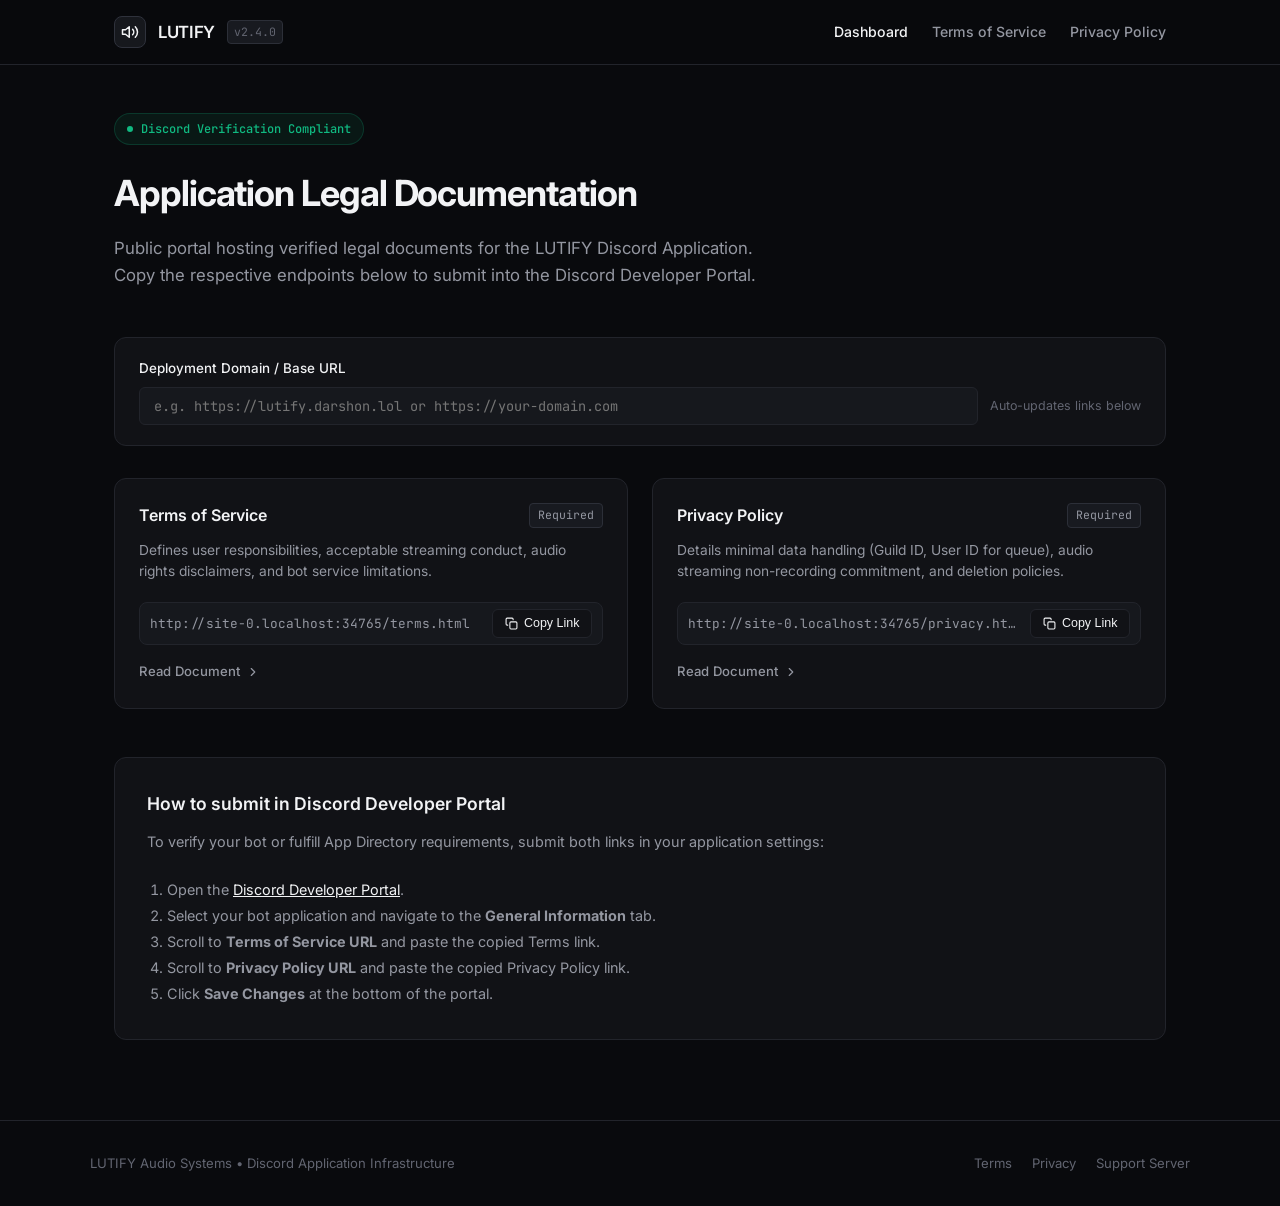
<file: index.html>
<!DOCTYPE html>
<html lang="en">
<head>
  <meta charset="UTF-8">
  <meta name="viewport" content="width=device-width, initial-scale=1.0">
  <title>LUTIFY — Legal & Discord Verification Dashboard</title>
  <meta name="description" content="Official Terms of Service and Privacy Policy documentation for LUTIFY Discord Application.">
  <link rel="stylesheet" href="style.css">
</head>
<body>

  <!-- Navigation -->
  <header class="header">
    <div class="header-container">
      <a href="index.html" class="brand">
        <div class="brand-logo">
          <svg width="18" height="18" viewBox="0 0 24 24" fill="none" stroke="currentColor" stroke-width="2" stroke-linecap="round" stroke-linejoin="round">
            <polygon points="11 5 6 9 2 9 2 15 6 15 11 19 11 5"></polygon>
            <path d="M15.54 8.46a5 5 0 0 1 0 7.07"></path>
            <path d="M19.07 4.93a10 10 0 0 1 0 14.14"></path>
          </svg>
        </div>
        <span class="brand-text">LUTIFY</span>
        <span class="brand-tag">v2.4.0</span>
      </a>

      <nav class="nav-links">
        <a href="index.html" class="nav-link active">Dashboard</a>
        <a href="terms.html" class="nav-link">Terms of Service</a>
        <a href="privacy.html" class="nav-link">Privacy Policy</a>
      </nav>
    </div>
  </header>

  <!-- Main Content -->
  <main class="main-wrapper">
    <section class="hero-section">
      <div class="status-badge">
        <span class="status-dot"></span>
        <span>Discord Verification Compliant</span>
      </div>
      <h1 class="page-title">Application Legal Documentation</h1>
      <p class="page-description">
        Public portal hosting verified legal documents for the LUTIFY Discord Application. Copy the respective endpoints below to submit into the Discord Developer Portal.
      </p>
    </section>

    <!-- Custom Domain Configuration Box -->
    <div style="background: var(--bg-surface); border: 1px solid var(--border-subtle); border-radius: 12px; padding: 1.25rem 1.5rem; margin-bottom: 2rem;">
      <div style="display: flex; flex-direction: column; gap: 0.5rem;">
        <label for="custom-domain-input" style="font-size: 0.84rem; font-weight: 500; color: var(--text-primary);">
          Deployment Domain / Base URL
        </label>
        <div style="display: flex; align-items: center; gap: 0.75rem;">
          <input 
            type="text" 
            id="custom-domain-input" 
            placeholder="e.g. https://lutify.darshon.lol or https://your-domain.com" 
            style="flex: 1; background: var(--bg-surface-elevated); border: 1px solid var(--border-subtle); border-radius: 6px; padding: 0.55rem 0.85rem; color: var(--text-primary); font-family: var(--font-mono); font-size: 0.85rem; outline: none;"
          >
          <span style="font-size: 0.78rem; color: var(--text-muted); white-space: nowrap;">Auto-updates links below</span>
        </div>
      </div>
    </div>

    <!-- 2 Verification Links Cards -->
    <div class="url-cards-grid">
      
      <!-- Card 1: Terms of Service -->
      <div class="url-card">
        <div class="url-card-header">
          <h2 class="url-card-title">Terms of Service</h2>
          <span class="url-card-badge">Required</span>
        </div>
        <p class="url-card-desc">
          Defines user responsibilities, acceptable streaming conduct, audio rights disclaimers, and bot service limitations.
        </p>
        <div class="url-box">
          <input type="text" id="terms-url-input" class="url-input" readonly value="">
          <button class="copy-btn" onclick="copyUrl('terms-url-input', this)">
            <svg width="13" height="13" viewBox="0 0 24 24" fill="none" stroke="currentColor" stroke-width="2" stroke-linecap="round" stroke-linejoin="round">
              <rect x="9" y="9" width="13" height="13" rx="2" ry="2"></rect>
              <path d="M5 15H4a2 2 0 0 1-2-2V4a2 2 0 0 1 2-2h9a2 2 0 0 1 2 2v1"></path>
            </svg>
            Copy Link
          </button>
        </div>
        <a href="terms.html" class="view-btn">
          <span>Read Document</span>
          <svg width="14" height="14" viewBox="0 0 24 24" fill="none" stroke="currentColor" stroke-width="2" stroke-linecap="round" stroke-linejoin="round">
            <polyline points="9 18 15 12 9 6"></polyline>
          </svg>
        </a>
      </div>

      <!-- Card 2: Privacy Policy -->
      <div class="url-card">
        <div class="url-card-header">
          <h2 class="url-card-title">Privacy Policy</h2>
          <span class="url-card-badge">Required</span>
        </div>
        <p class="url-card-desc">
          Details minimal data handling (Guild ID, User ID for queue), audio streaming non-recording commitment, and deletion policies.
        </p>
        <div class="url-box">
          <input type="text" id="privacy-url-input" class="url-input" readonly value="">
          <button class="copy-btn" onclick="copyUrl('privacy-url-input', this)">
            <svg width="13" height="13" viewBox="0 0 24 24" fill="none" stroke="currentColor" stroke-width="2" stroke-linecap="round" stroke-linejoin="round">
              <rect x="9" y="9" width="13" height="13" rx="2" ry="2"></rect>
              <path d="M5 15H4a2 2 0 0 1-2-2V4a2 2 0 0 1 2-2h9a2 2 0 0 1 2 2v1"></path>
            </svg>
            Copy Link
          </button>
        </div>
        <a href="privacy.html" class="view-btn">
          <span>Read Document</span>
          <svg width="14" height="14" viewBox="0 0 24 24" fill="none" stroke="currentColor" stroke-width="2" stroke-linecap="round" stroke-linejoin="round">
            <polyline points="9 18 15 12 9 6"></polyline>
          </svg>
        </a>
      </div>

    </div>

    <!-- Verification Guidelines Section -->
    <div style="background: var(--bg-surface); border: 1px solid var(--border-subtle); border-radius: 12px; padding: 2rem;">
      <h3 style="font-size: 1.1rem; font-weight: 600; margin-bottom: 0.75rem; color: var(--text-primary);">
        How to submit in Discord Developer Portal
      </h3>
      <p style="color: var(--text-secondary); font-size: 0.9rem; margin-bottom: 1.5rem; line-height: 1.6;">
        To verify your bot or fulfill App Directory requirements, submit both links in your application settings:
      </p>

      <ol style="color: var(--text-secondary); font-size: 0.9rem; line-height: 1.8; padding-left: 1.25rem;">
        <li>Open the <a href="https://discord.com/developers/applications" target="_blank" style="color: var(--text-primary); text-decoration: underline;">Discord Developer Portal</a>.</li>
        <li>Select your bot application and navigate to the <strong>General Information</strong> tab.</li>
        <li>Scroll to <strong>Terms of Service URL</strong> and paste the copied Terms link.</li>
        <li>Scroll to <strong>Privacy Policy URL</strong> and paste the copied Privacy Policy link.</li>
        <li>Click <strong>Save Changes</strong> at the bottom of the portal.</li>
      </ol>
    </div>

  </main>

  <!-- Toast Notification Container -->
  <div class="toast-container">
    <div id="toast" class="toast">
      <svg width="16" height="16" viewBox="0 0 24 24" fill="none" stroke="var(--success)" stroke-width="2.5" stroke-linecap="round" stroke-linejoin="round">
        <path d="M22 11.08V12a10 10 0 1 1-5.93-9.14"></path>
        <polyline points="22 4 12 14.01 9 11.01"></polyline>
      </svg>
      <span id="toast-message">Copied to clipboard</span>
    </div>
  </div>

  <!-- Footer -->
  <footer class="footer">
    <div class="footer-content">
      <span>LUTIFY Audio Systems &bull; Discord Application Infrastructure</span>
      <div class="footer-links">
        <a href="terms.html" class="footer-link">Terms</a>
        <a href="privacy.html" class="footer-link">Privacy</a>
        <a href="https://discord.gg/B6tjpYqxyb" target="_blank" class="footer-link">Support Server</a>
      </div>
    </div>
  </footer>

  <script src="app.js"></script>
</body>
</html>
</file>
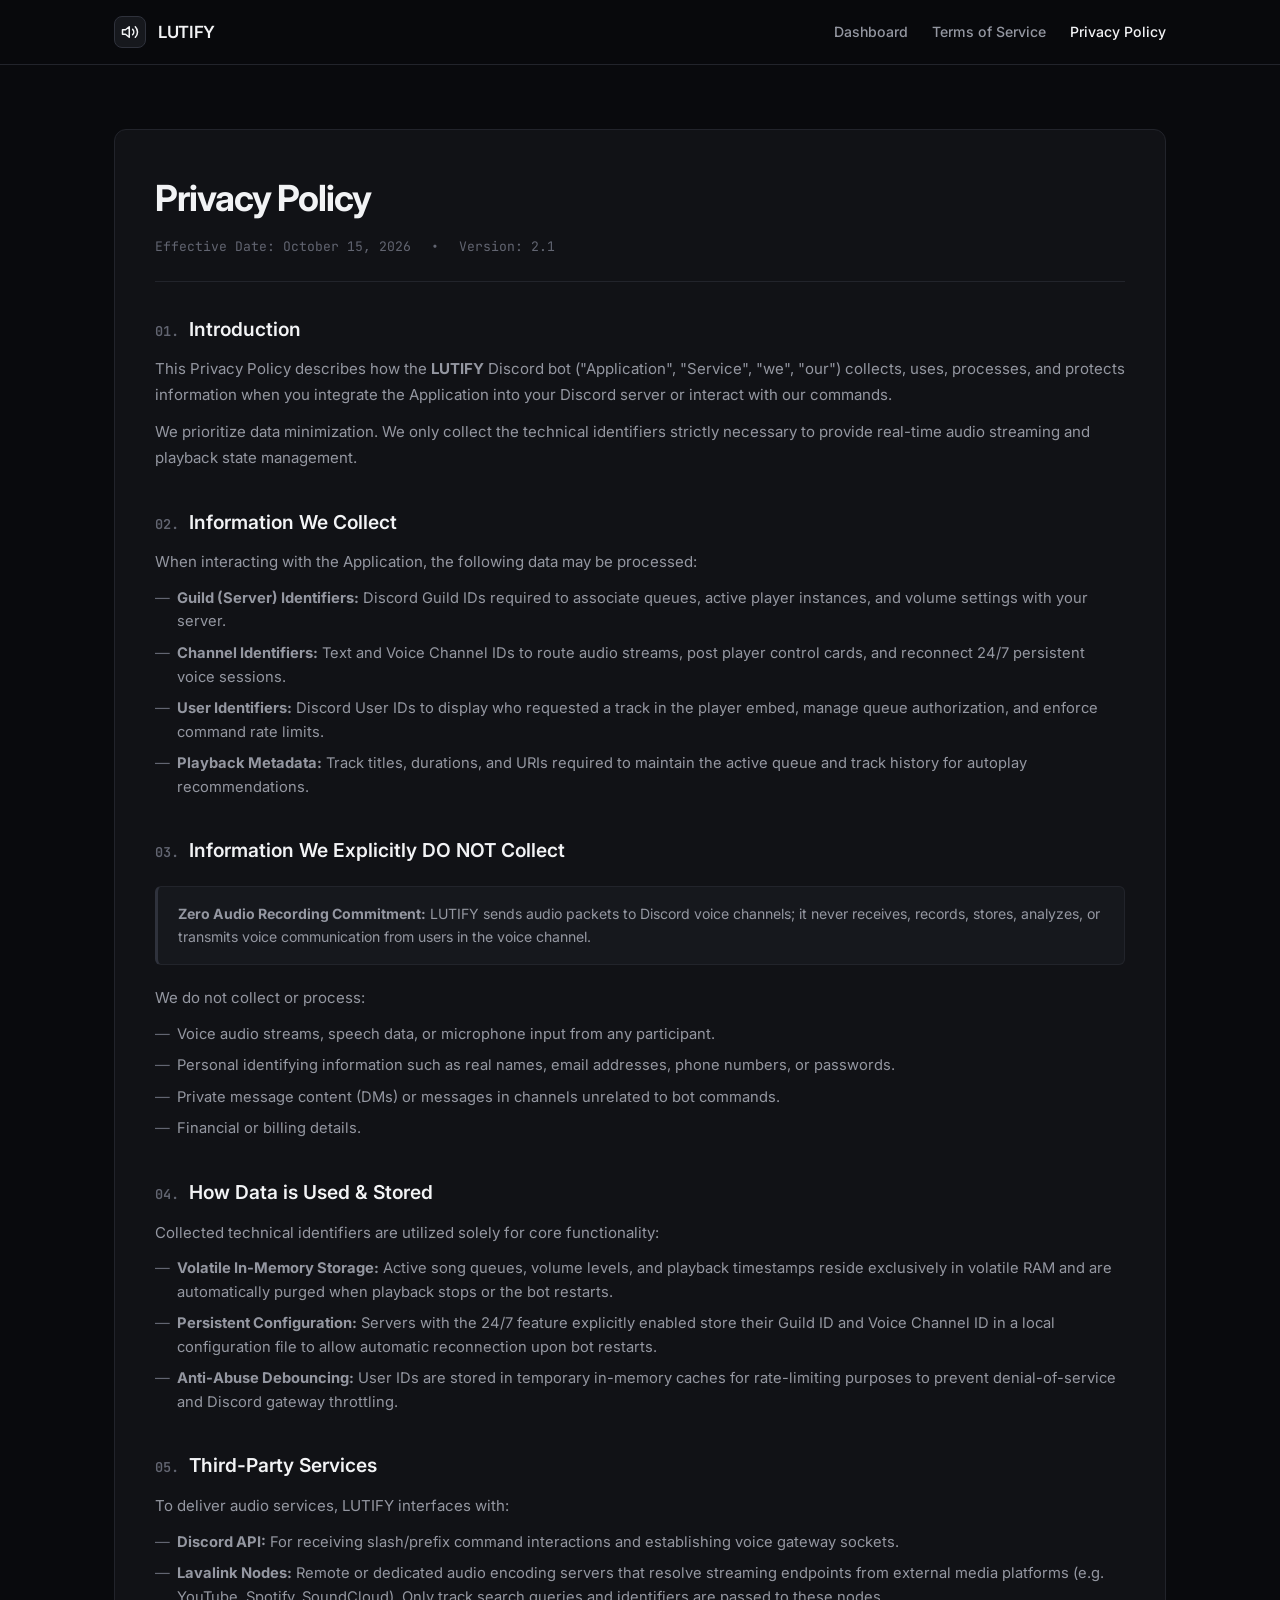
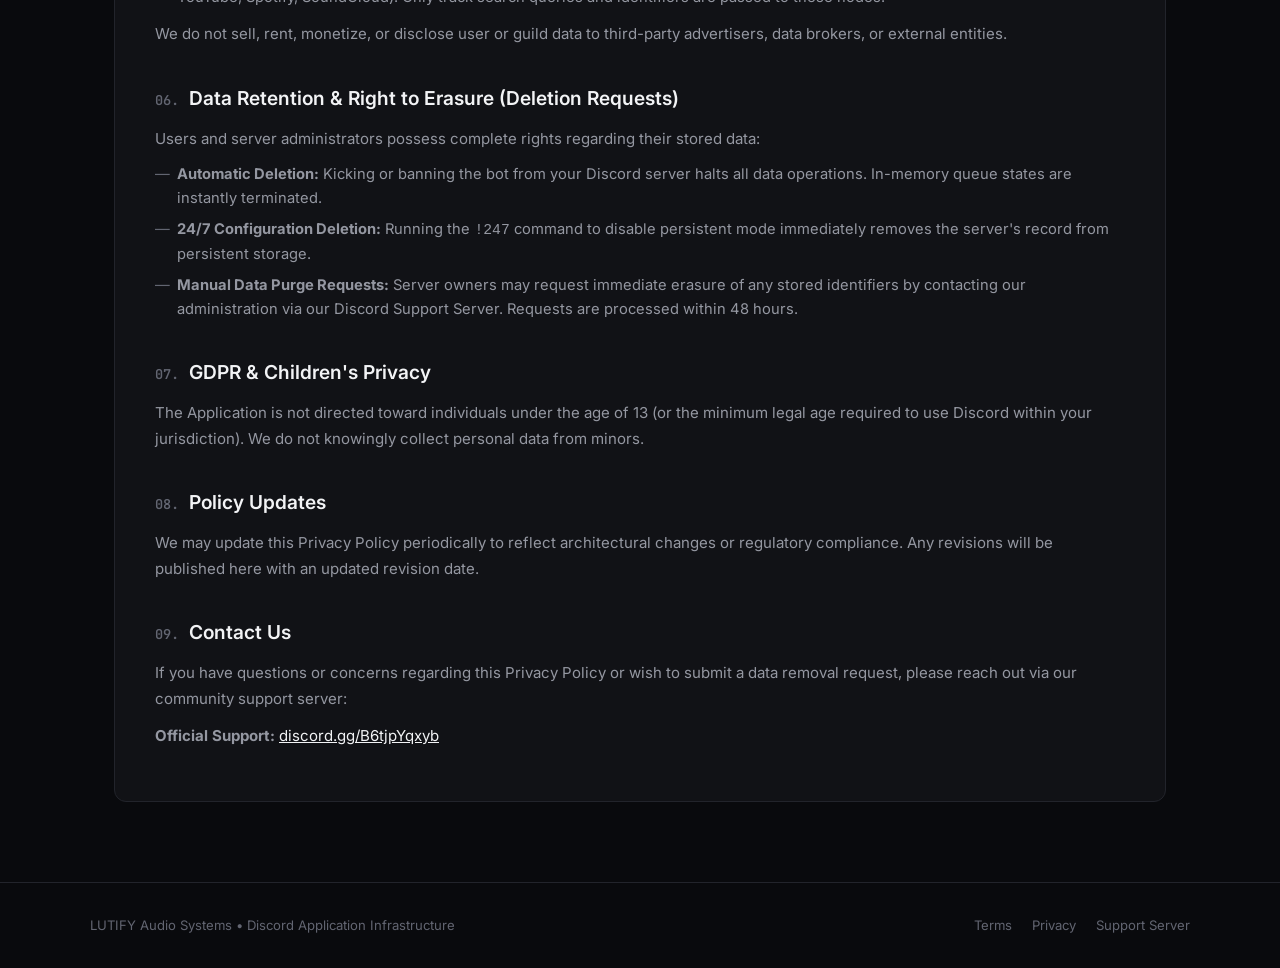
<file: privacy.html>
<!DOCTYPE html>
<html lang="en">
<head>
  <meta charset="UTF-8">
  <meta name="viewport" content="width=device-width, initial-scale=1.0">
  <title>Privacy Policy — LUTIFY Discord Application</title>
  <meta name="description" content="Privacy Policy detailing data collection, processing, and retention practices for LUTIFY Discord Application.">
  <link rel="stylesheet" href="style.css">
</head>
<body>

  <!-- Navigation -->
  <header class="header">
    <div class="header-container">
      <a href="index.html" class="brand">
        <div class="brand-logo">
          <svg width="18" height="18" viewBox="0 0 24 24" fill="none" stroke="currentColor" stroke-width="2" stroke-linecap="round" stroke-linejoin="round">
            <polygon points="11 5 6 9 2 9 2 15 6 15 11 19 11 5"></polygon>
            <path d="M15.54 8.46a5 5 0 0 1 0 7.07"></path>
            <path d="M19.07 4.93a10 10 0 0 1 0 14.14"></path>
          </svg>
        </div>
        <span class="brand-text">LUTIFY</span>
      </a>

      <nav class="nav-links">
        <a href="index.html" class="nav-link">Dashboard</a>
        <a href="terms.html" class="nav-link">Terms of Service</a>
        <a href="privacy.html" class="nav-link active">Privacy Policy</a>
      </nav>
    </div>
  </header>

  <!-- Legal Body -->
  <main class="main-wrapper">
    <article class="legal-container">
      <header class="legal-header">
        <h1 class="page-title" style="margin-bottom: 0.5rem;">Privacy Policy</h1>
        <div class="legal-meta">
          <span>Effective Date: October 15, 2026</span>
          <span>&bull;</span>
          <span>Version: 2.1</span>
        </div>
      </header>

      <section class="legal-section">
        <h2 class="legal-h2"><span class="legal-h2-number">01.</span> Introduction</h2>
        <p class="legal-p">
          This Privacy Policy describes how the <strong>LUTIFY</strong> Discord bot ("Application", "Service", "we", "our") collects, uses, processes, and protects information when you integrate the Application into your Discord server or interact with our commands.
        </p>
        <p class="legal-p">
          We prioritize data minimization. We only collect the technical identifiers strictly necessary to provide real-time audio streaming and playback state management.
        </p>
      </section>

      <section class="legal-section">
        <h2 class="legal-h2"><span class="legal-h2-number">02.</span> Information We Collect</h2>
        <p class="legal-p">
          When interacting with the Application, the following data may be processed:
        </p>
        <ul class="legal-list">
          <li><strong>Guild (Server) Identifiers:</strong> Discord Guild IDs required to associate queues, active player instances, and volume settings with your server.</li>
          <li><strong>Channel Identifiers:</strong> Text and Voice Channel IDs to route audio streams, post player control cards, and reconnect 24/7 persistent voice sessions.</li>
          <li><strong>User Identifiers:</strong> Discord User IDs to display who requested a track in the player embed, manage queue authorization, and enforce command rate limits.</li>
          <li><strong>Playback Metadata:</strong> Track titles, durations, and URIs required to maintain the active queue and track history for autoplay recommendations.</li>
        </ul>
      </section>

      <section class="legal-section">
        <h2 class="legal-h2"><span class="legal-h2-number">03.</span> Information We Explicitly DO NOT Collect</h2>
        <div class="callout">
          <p>
            <strong>Zero Audio Recording Commitment:</strong> LUTIFY sends audio packets to Discord voice channels; it never receives, records, stores, analyzes, or transmits voice communication from users in the voice channel.
          </p>
        </div>
        <p class="legal-p">
          We do not collect or process:
        </p>
        <ul class="legal-list">
          <li>Voice audio streams, speech data, or microphone input from any participant.</li>
          <li>Personal identifying information such as real names, email addresses, phone numbers, or passwords.</li>
          <li>Private message content (DMs) or messages in channels unrelated to bot commands.</li>
          <li>Financial or billing details.</li>
        </ul>
      </section>

      <section class="legal-section">
        <h2 class="legal-h2"><span class="legal-h2-number">04.</span> How Data is Used & Stored</h2>
        <p class="legal-p">
          Collected technical identifiers are utilized solely for core functionality:
        </p>
        <ul class="legal-list">
          <li><strong>Volatile In-Memory Storage:</strong> Active song queues, volume levels, and playback timestamps reside exclusively in volatile RAM and are automatically purged when playback stops or the bot restarts.</li>
          <li><strong>Persistent Configuration:</strong> Servers with the 24/7 feature explicitly enabled store their Guild ID and Voice Channel ID in a local configuration file to allow automatic reconnection upon bot restarts.</li>
          <li><strong>Anti-Abuse Debouncing:</strong> User IDs are stored in temporary in-memory caches for rate-limiting purposes to prevent denial-of-service and Discord gateway throttling.</li>
        </ul>
      </section>

      <section class="legal-section">
        <h2 class="legal-h2"><span class="legal-h2-number">05.</span> Third-Party Services</h2>
        <p class="legal-p">
          To deliver audio services, LUTIFY interfaces with:
        </p>
        <ul class="legal-list">
          <li><strong>Discord API:</strong> For receiving slash/prefix command interactions and establishing voice gateway sockets.</li>
          <li><strong>Lavalink Nodes:</strong> Remote or dedicated audio encoding servers that resolve streaming endpoints from external media platforms (e.g. YouTube, Spotify, SoundCloud). Only track search queries and identifiers are passed to these nodes.</li>
        </ul>
        <p class="legal-p">
          We do not sell, rent, monetize, or disclose user or guild data to third-party advertisers, data brokers, or external entities.
        </p>
      </section>

      <section class="legal-section">
        <h2 class="legal-h2"><span class="legal-h2-number">06.</span> Data Retention & Right to Erasure (Deletion Requests)</h2>
        <p class="legal-p">
          Users and server administrators possess complete rights regarding their stored data:
        </p>
        <ul class="legal-list">
          <li><strong>Automatic Deletion:</strong> Kicking or banning the bot from your Discord server halts all data operations. In-memory queue states are instantly terminated.</li>
          <li><strong>24/7 Configuration Deletion:</strong> Running the <code>!247</code> command to disable persistent mode immediately removes the server's record from persistent storage.</li>
          <li><strong>Manual Data Purge Requests:</strong> Server owners may request immediate erasure of any stored identifiers by contacting our administration via our Discord Support Server. Requests are processed within 48 hours.</li>
        </ul>
      </section>

      <section class="legal-section">
        <h2 class="legal-h2"><span class="legal-h2-number">07.</span> GDPR & Children's Privacy</h2>
        <p class="legal-p">
          The Application is not directed toward individuals under the age of 13 (or the minimum legal age required to use Discord within your jurisdiction). We do not knowingly collect personal data from minors.
        </p>
      </section>

      <section class="legal-section">
        <h2 class="legal-h2"><span class="legal-h2-number">08.</span> Policy Updates</h2>
        <p class="legal-p">
          We may update this Privacy Policy periodically to reflect architectural changes or regulatory compliance. Any revisions will be published here with an updated revision date.
        </p>
      </section>

      <section class="legal-section">
        <h2 class="legal-h2"><span class="legal-h2-number">09.</span> Contact Us</h2>
        <p class="legal-p">
          If you have questions or concerns regarding this Privacy Policy or wish to submit a data removal request, please reach out via our community support server:
        </p>
        <p class="legal-p">
          <strong>Official Support:</strong> <a href="https://discord.gg/B6tjpYqxyb" target="_blank" style="color: var(--text-primary); text-decoration: underline;">discord.gg/B6tjpYqxyb</a>
        </p>
      </section>

    </article>
  </main>

  <!-- Footer -->
  <footer class="footer">
    <div class="footer-content">
      <span>LUTIFY Audio Systems &bull; Discord Application Infrastructure</span>
      <div class="footer-links">
        <a href="terms.html" class="footer-link">Terms</a>
        <a href="privacy.html" class="footer-link">Privacy</a>
        <a href="https://discord.gg/B6tjpYqxyb" target="_blank" class="footer-link">Support Server</a>
      </div>
    </div>
  </footer>

</body>
</html>
</file>
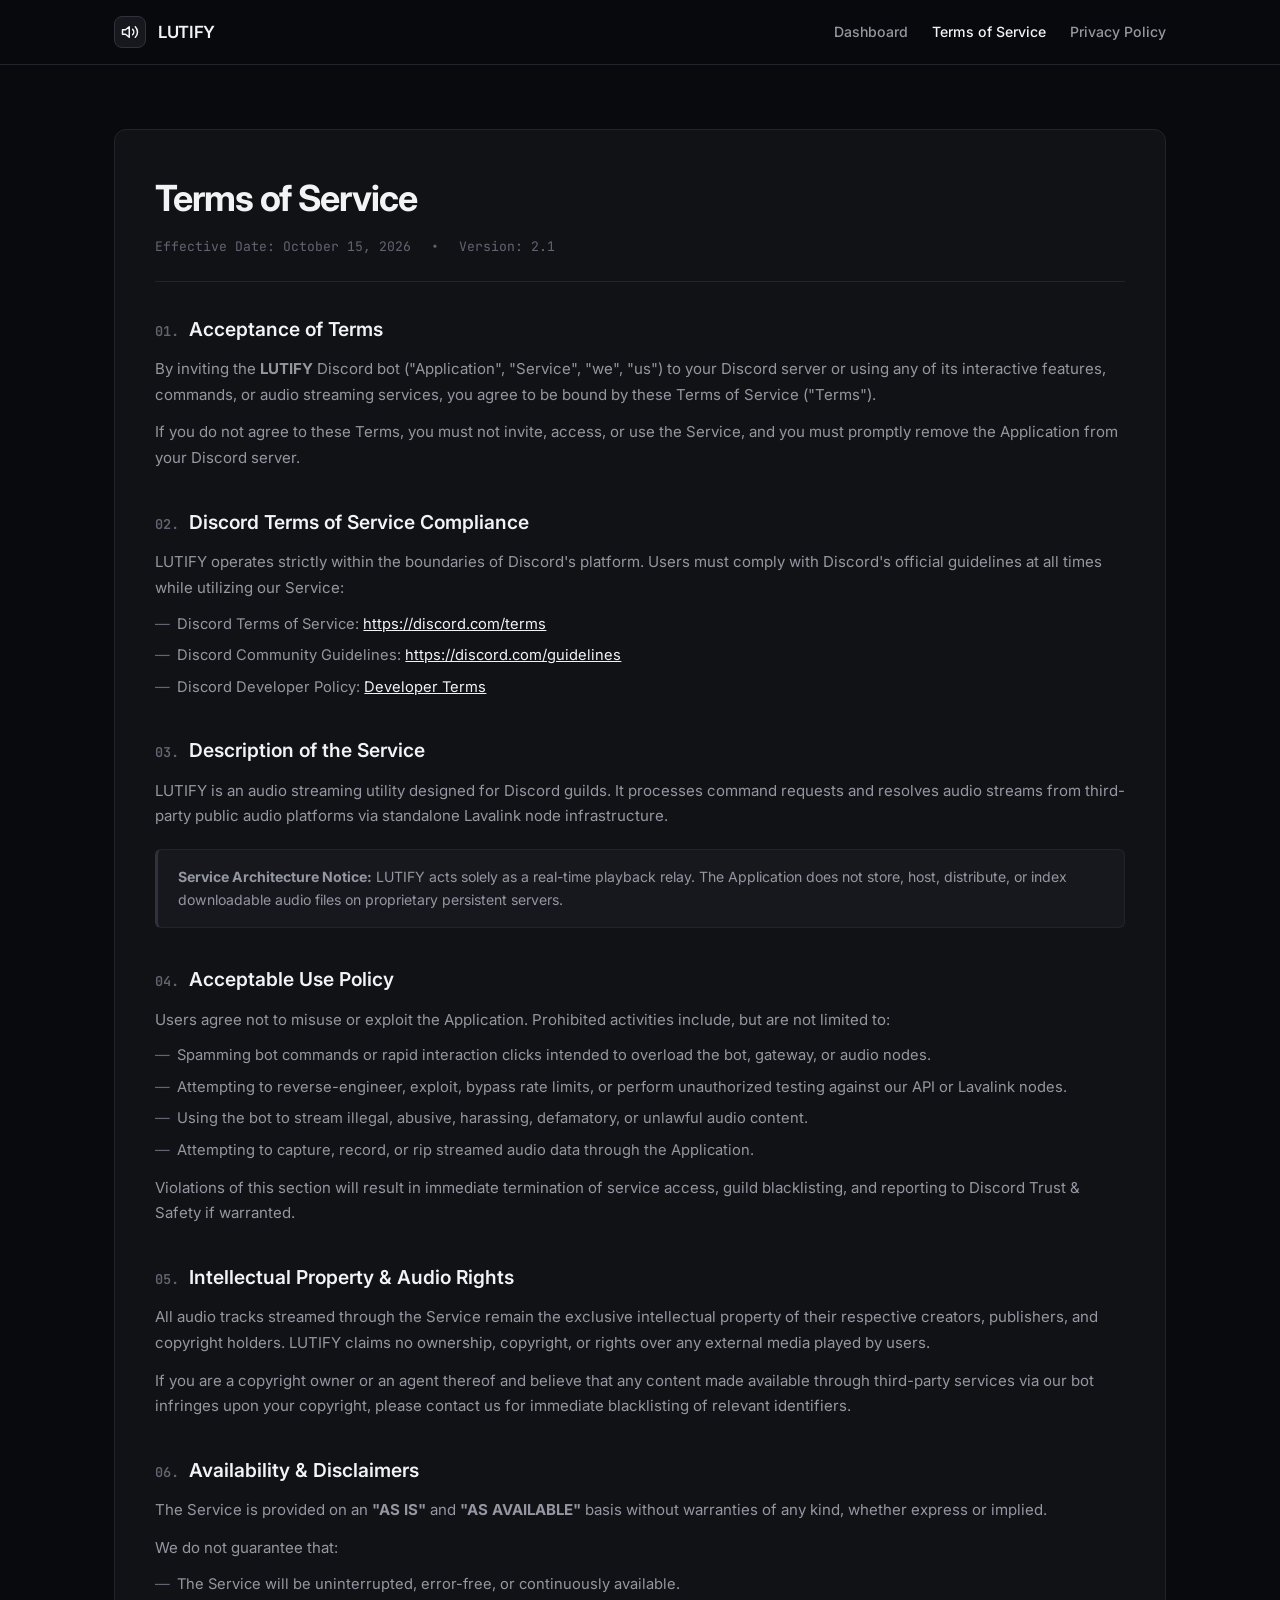
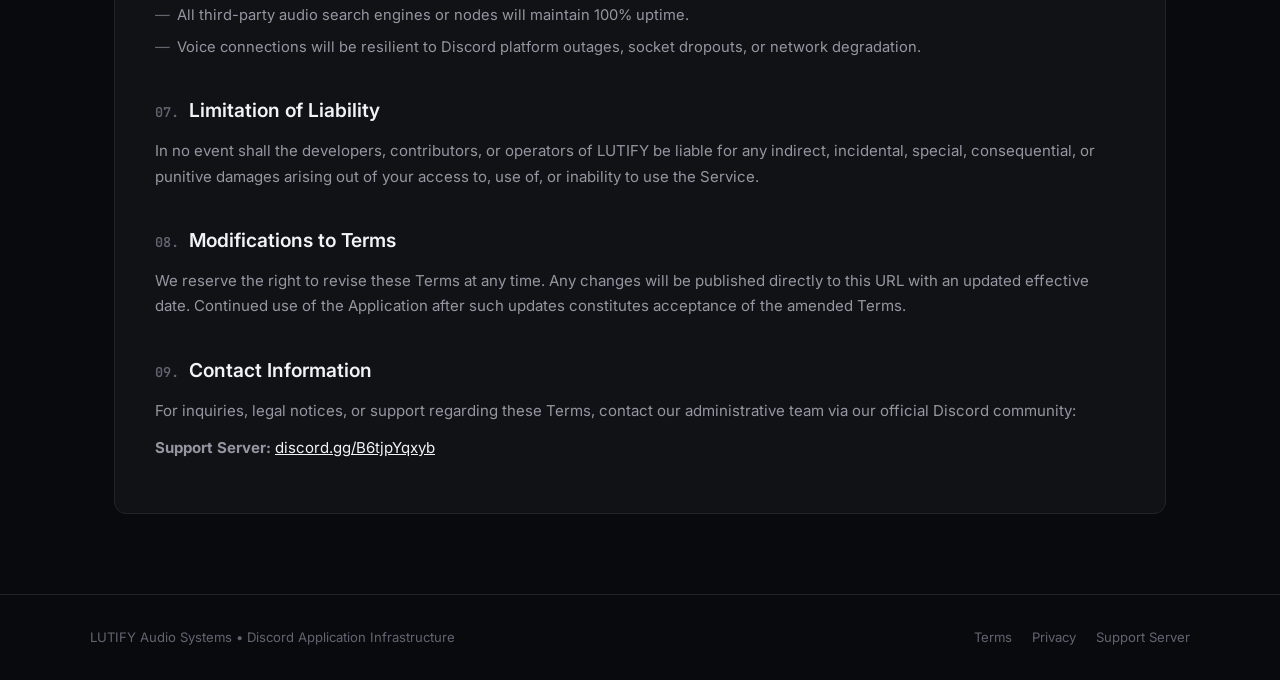
<file: terms.html>
<!DOCTYPE html>
<html lang="en">
<head>
  <meta charset="UTF-8">
  <meta name="viewport" content="width=device-width, initial-scale=1.0">
  <title>Terms of Service — LUTIFY Discord Application</title>
  <meta name="description" content="Terms of Service governing the use of LUTIFY Discord music application.">
  <link rel="stylesheet" href="style.css">
</head>
<body>

  <!-- Navigation -->
  <header class="header">
    <div class="header-container">
      <a href="index.html" class="brand">
        <div class="brand-logo">
          <svg width="18" height="18" viewBox="0 0 24 24" fill="none" stroke="currentColor" stroke-width="2" stroke-linecap="round" stroke-linejoin="round">
            <polygon points="11 5 6 9 2 9 2 15 6 15 11 19 11 5"></polygon>
            <path d="M15.54 8.46a5 5 0 0 1 0 7.07"></path>
            <path d="M19.07 4.93a10 10 0 0 1 0 14.14"></path>
          </svg>
        </div>
        <span class="brand-text">LUTIFY</span>
      </a>

      <nav class="nav-links">
        <a href="index.html" class="nav-link">Dashboard</a>
        <a href="terms.html" class="nav-link active">Terms of Service</a>
        <a href="privacy.html" class="nav-link">Privacy Policy</a>
      </nav>
    </div>
  </header>

  <!-- Legal Body -->
  <main class="main-wrapper">
    <article class="legal-container">
      <header class="legal-header">
        <h1 class="page-title" style="margin-bottom: 0.5rem;">Terms of Service</h1>
        <div class="legal-meta">
          <span>Effective Date: October 15, 2026</span>
          <span>&bull;</span>
          <span>Version: 2.1</span>
        </div>
      </header>

      <section class="legal-section">
        <h2 class="legal-h2"><span class="legal-h2-number">01.</span> Acceptance of Terms</h2>
        <p class="legal-p">
          By inviting the <strong>LUTIFY</strong> Discord bot ("Application", "Service", "we", "us") to your Discord server or using any of its interactive features, commands, or audio streaming services, you agree to be bound by these Terms of Service ("Terms").
        </p>
        <p class="legal-p">
          If you do not agree to these Terms, you must not invite, access, or use the Service, and you must promptly remove the Application from your Discord server.
        </p>
      </section>

      <section class="legal-section">
        <h2 class="legal-h2"><span class="legal-h2-number">02.</span> Discord Terms of Service Compliance</h2>
        <p class="legal-p">
          LUTIFY operates strictly within the boundaries of Discord's platform. Users must comply with Discord's official guidelines at all times while utilizing our Service:
        </p>
        <ul class="legal-list">
          <li>Discord Terms of Service: <a href="https://discord.com/terms" target="_blank" style="color: var(--text-primary);">https://discord.com/terms</a></li>
          <li>Discord Community Guidelines: <a href="https://discord.com/guidelines" target="_blank" style="color: var(--text-primary);">https://discord.com/guidelines</a></li>
          <li>Discord Developer Policy: <a href="https://discord.com/developers/docs/policies-and-agreements/developer-policy" target="_blank" style="color: var(--text-primary);">Developer Terms</a></li>
        </ul>
      </section>

      <section class="legal-section">
        <h2 class="legal-h2"><span class="legal-h2-number">03.</span> Description of the Service</h2>
        <p class="legal-p">
          LUTIFY is an audio streaming utility designed for Discord guilds. It processes command requests and resolves audio streams from third-party public audio platforms via standalone Lavalink node infrastructure.
        </p>
        <div class="callout">
          <p>
            <strong>Service Architecture Notice:</strong> LUTIFY acts solely as a real-time playback relay. The Application does not store, host, distribute, or index downloadable audio files on proprietary persistent servers.
          </p>
        </div>
      </section>

      <section class="legal-section">
        <h2 class="legal-h2"><span class="legal-h2-number">04.</span> Acceptable Use Policy</h2>
        <p class="legal-p">
          Users agree not to misuse or exploit the Application. Prohibited activities include, but are not limited to:
        </p>
        <ul class="legal-list">
          <li>Spamming bot commands or rapid interaction clicks intended to overload the bot, gateway, or audio nodes.</li>
          <li>Attempting to reverse-engineer, exploit, bypass rate limits, or perform unauthorized testing against our API or Lavalink nodes.</li>
          <li>Using the bot to stream illegal, abusive, harassing, defamatory, or unlawful audio content.</li>
          <li>Attempting to capture, record, or rip streamed audio data through the Application.</li>
        </ul>
        <p class="legal-p">
          Violations of this section will result in immediate termination of service access, guild blacklisting, and reporting to Discord Trust & Safety if warranted.
        </p>
      </section>

      <section class="legal-section">
        <h2 class="legal-h2"><span class="legal-h2-number">05.</span> Intellectual Property & Audio Rights</h2>
        <p class="legal-p">
          All audio tracks streamed through the Service remain the exclusive intellectual property of their respective creators, publishers, and copyright holders. LUTIFY claims no ownership, copyright, or rights over any external media played by users.
        </p>
        <p class="legal-p">
          If you are a copyright owner or an agent thereof and believe that any content made available through third-party services via our bot infringes upon your copyright, please contact us for immediate blacklisting of relevant identifiers.
        </p>
      </section>

      <section class="legal-section">
        <h2 class="legal-h2"><span class="legal-h2-number">06.</span> Availability & Disclaimers</h2>
        <p class="legal-p">
          The Service is provided on an <strong>"AS IS"</strong> and <strong>"AS AVAILABLE"</strong> basis without warranties of any kind, whether express or implied.
        </p>
        <p class="legal-p">
          We do not guarantee that:
        </p>
        <ul class="legal-list">
          <li>The Service will be uninterrupted, error-free, or continuously available.</li>
          <li>All third-party audio search engines or nodes will maintain 100% uptime.</li>
          <li>Voice connections will be resilient to Discord platform outages, socket dropouts, or network degradation.</li>
        </ul>
      </section>

      <section class="legal-section">
        <h2 class="legal-h2"><span class="legal-h2-number">07.</span> Limitation of Liability</h2>
        <p class="legal-p">
          In no event shall the developers, contributors, or operators of LUTIFY be liable for any indirect, incidental, special, consequential, or punitive damages arising out of your access to, use of, or inability to use the Service.
        </p>
      </section>

      <section class="legal-section">
        <h2 class="legal-h2"><span class="legal-h2-number">08.</span> Modifications to Terms</h2>
        <p class="legal-p">
          We reserve the right to revise these Terms at any time. Any changes will be published directly to this URL with an updated effective date. Continued use of the Application after such updates constitutes acceptance of the amended Terms.
        </p>
      </section>

      <section class="legal-section">
        <h2 class="legal-h2"><span class="legal-h2-number">09.</span> Contact Information</h2>
        <p class="legal-p">
          For inquiries, legal notices, or support regarding these Terms, contact our administrative team via our official Discord community:
        </p>
        <p class="legal-p">
          <strong>Support Server:</strong> <a href="https://discord.gg/B6tjpYqxyb" target="_blank" style="color: var(--text-primary); text-decoration: underline;">discord.gg/B6tjpYqxyb</a>
        </p>
      </section>

    </article>
  </main>

  <!-- Footer -->
  <footer class="footer">
    <div class="footer-content">
      <span>LUTIFY Audio Systems &bull; Discord Application Infrastructure</span>
      <div class="footer-links">
        <a href="terms.html" class="footer-link">Terms</a>
        <a href="privacy.html" class="footer-link">Privacy</a>
        <a href="https://discord.gg/B6tjpYqxyb" target="_blank" class="footer-link">Support Server</a>
      </div>
    </div>
  </footer>

</body>
</html>
</file>
<file: style.css>
@import url('https://fonts.googleapis.com/css2?family=Inter:wght@300;400;500;600;700&family=JetBrains+Mono:wght@400;500&display=swap');

:root {
  --bg-primary: #090a0d;
  --bg-surface: #111216;
  --bg-surface-elevated: #16181d;
  --bg-surface-hover: #1c1e24;
  --border-subtle: #22242b;
  --border-strong: #2f323c;
  --text-primary: #f2f3f5;
  --text-secondary: #9497a1;
  --text-muted: #626571;
  --accent-primary: #ffffff;
  --accent-subtle: #252830;
  --badge-bg: #181a20;
  --badge-border: #2c2f38;
  --success: #10b981;
  --success-bg: rgba(16, 185, 129, 0.08);
  --success-border: rgba(16, 185, 129, 0.2);
  --font-sans: 'Inter', -apple-system, BlinkMacSystemFont, 'Segoe UI', Roboto, sans-serif;
  --font-mono: 'JetBrains Mono', ui-monospace, monospace;
}

* {
  margin: 0;
  padding: 0;
  box-sizing: border-box;
}

body {
  background-color: var(--bg-primary);
  color: var(--text-primary);
  font-family: var(--font-sans);
  line-height: 1.6;
  -webkit-font-smoothing: antialiased;
  min-height: 100vh;
  display: flex;
  flex-direction: column;
}

/* Header & Navigation */
.header {
  border-bottom: 1px solid var(--border-subtle);
  background: rgba(9, 10, 13, 0.85);
  backdrop-filter: blur(12px);
  position: sticky;
  top: 0;
  z-index: 50;
}

.header-container {
  max-width: 1100px;
  margin: 0 auto;
  padding: 1rem 1.5rem;
  display: flex;
  align-items: center;
  justify-content: space-between;
}

.brand {
  display: flex;
  align-items: center;
  gap: 0.75rem;
  text-decoration: none;
  color: var(--text-primary);
}

.brand-logo {
  width: 32px;
  height: 32px;
  border-radius: 8px;
  background: var(--bg-surface-elevated);
  border: 1px solid var(--border-strong);
  display: flex;
  align-items: center;
  justify-content: center;
  color: var(--text-primary);
}

.brand-text {
  font-weight: 600;
  font-size: 1.05rem;
  letter-spacing: -0.02em;
}

.brand-tag {
  font-family: var(--font-mono);
  font-size: 0.72rem;
  color: var(--text-muted);
  background: var(--badge-bg);
  padding: 2px 6px;
  border-radius: 4px;
  border: 1px solid var(--badge-border);
}

.nav-links {
  display: flex;
  align-items: center;
  gap: 1.5rem;
}

.nav-link {
  color: var(--text-secondary);
  text-decoration: none;
  font-size: 0.88rem;
  font-weight: 500;
  transition: color 0.15s ease;
}

.nav-link:hover,
.nav-link.active {
  color: var(--text-primary);
}

/* Layout */
.main-wrapper {
  flex: 1;
  max-width: 1100px;
  width: 100%;
  margin: 0 auto;
  padding: 3rem 1.5rem 5rem;
}

/* Hero Section */
.hero-section {
  margin-bottom: 3rem;
}

.status-badge {
  display: inline-flex;
  align-items: center;
  gap: 0.5rem;
  padding: 0.35rem 0.75rem;
  border-radius: 9999px;
  font-size: 0.75rem;
  font-weight: 500;
  font-family: var(--font-mono);
  background: var(--success-bg);
  color: var(--success);
  border: 1px solid var(--success-border);
  margin-bottom: 1.25rem;
}

.status-dot {
  width: 6px;
  height: 6px;
  border-radius: 50%;
  background: var(--success);
}

.page-title {
  font-size: 2.25rem;
  font-weight: 700;
  letter-spacing: -0.03em;
  margin-bottom: 0.75rem;
  color: var(--text-primary);
}

.page-description {
  color: var(--text-secondary);
  font-size: 1.05rem;
  max-width: 650px;
  line-height: 1.6;
}

/* Verification URL Hub Cards */
.url-cards-grid {
  display: grid;
  grid-template-columns: repeat(auto-fit, minmax(320px, 1fr));
  gap: 1.5rem;
  margin-bottom: 3rem;
}

.url-card {
  background: var(--bg-surface);
  border: 1px solid var(--border-subtle);
  border-radius: 12px;
  padding: 1.5rem;
  transition: border-color 0.2s ease;
}

.url-card:hover {
  border-color: var(--border-strong);
}

.url-card-header {
  display: flex;
  align-items: center;
  justify-content: space-between;
  margin-bottom: 0.75rem;
}

.url-card-title {
  font-size: 1rem;
  font-weight: 600;
  color: var(--text-primary);
}

.url-card-badge {
  font-size: 0.72rem;
  font-family: var(--font-mono);
  padding: 2px 8px;
  border-radius: 4px;
  background: var(--badge-bg);
  border: 1px solid var(--badge-border);
  color: var(--text-secondary);
}

.url-card-desc {
  color: var(--text-secondary);
  font-size: 0.86rem;
  margin-bottom: 1.25rem;
  line-height: 1.5;
}

.url-box {
  display: flex;
  align-items: center;
  background: var(--bg-surface-elevated);
  border: 1px solid var(--border-subtle);
  border-radius: 8px;
  padding: 0.4rem 0.6rem;
  gap: 0.5rem;
}

.url-input {
  flex: 1;
  background: transparent;
  border: none;
  color: var(--text-secondary);
  font-family: var(--font-mono);
  font-size: 0.8rem;
  outline: none;
  text-overflow: ellipsis;
  overflow: hidden;
  white-space: nowrap;
}

.copy-btn {
  background: var(--bg-surface);
  border: 1px solid var(--border-subtle);
  color: var(--text-primary);
  border-radius: 6px;
  padding: 0.4rem 0.75rem;
  font-size: 0.78rem;
  font-weight: 500;
  cursor: pointer;
  display: flex;
  align-items: center;
  gap: 0.4rem;
  transition: background 0.15s ease, border-color 0.15s ease;
  white-space: nowrap;
}

.copy-btn:hover {
  background: var(--bg-surface-hover);
  border-color: var(--border-strong);
}

.copy-btn.copied {
  color: var(--success);
  border-color: var(--success-border);
  background: var(--success-bg);
}

.view-btn {
  margin-top: 1rem;
  display: inline-flex;
  align-items: center;
  gap: 0.4rem;
  color: var(--text-secondary);
  font-size: 0.82rem;
  text-decoration: none;
  font-weight: 500;
  transition: color 0.15s ease;
}

.view-btn:hover {
  color: var(--text-primary);
}

/* Document Legal Content Container */
.legal-container {
  background: var(--bg-surface);
  border: 1px solid var(--border-subtle);
  border-radius: 12px;
  padding: 2.5rem;
  margin-top: 1rem;
}

.legal-header {
  border-bottom: 1px solid var(--border-subtle);
  padding-bottom: 1.5rem;
  margin-bottom: 2rem;
}

.legal-meta {
  display: flex;
  align-items: center;
  gap: 1.25rem;
  color: var(--text-muted);
  font-size: 0.82rem;
  font-family: var(--font-mono);
  margin-top: 0.5rem;
}

.legal-section {
  margin-bottom: 2.25rem;
}

.legal-section:last-child {
  margin-bottom: 0;
}

.legal-h2 {
  font-size: 1.2rem;
  font-weight: 600;
  color: var(--text-primary);
  margin-bottom: 0.75rem;
  display: flex;
  align-items: baseline;
  gap: 0.6rem;
}

.legal-h2-number {
  font-family: var(--font-mono);
  font-size: 0.85rem;
  color: var(--text-muted);
}

.legal-p {
  color: var(--text-secondary);
  font-size: 0.94rem;
  line-height: 1.7;
  margin-bottom: 0.75rem;
}

.legal-list {
  list-style: none;
  padding-left: 0;
  margin: 0.75rem 0;
}

.legal-list li {
  position: relative;
  padding-left: 1.4rem;
  margin-bottom: 0.5rem;
  color: var(--text-secondary);
  font-size: 0.92rem;
  line-height: 1.6;
}

.legal-list li::before {
  content: "—";
  position: absolute;
  left: 0;
  color: var(--text-muted);
}

/* Callout Box */
.callout {
  background: var(--bg-surface-elevated);
  border: 1px solid var(--border-subtle);
  border-left: 3px solid var(--border-strong);
  border-radius: 6px;
  padding: 1rem 1.25rem;
  margin: 1.25rem 0;
}

.callout p {
  color: var(--text-secondary);
  font-size: 0.88rem;
  line-height: 1.6;
  margin: 0;
}

/* Toast Notification */
.toast-container {
  position: fixed;
  bottom: 2rem;
  right: 2rem;
  z-index: 100;
}

.toast {
  background: var(--bg-surface-elevated);
  border: 1px solid var(--border-strong);
  color: var(--text-primary);
  padding: 0.75rem 1.2rem;
  border-radius: 8px;
  font-size: 0.85rem;
  display: flex;
  align-items: center;
  gap: 0.6rem;
  box-shadow: 0 10px 30px rgba(0, 0, 0, 0.4);
  transform: translateY(20px);
  opacity: 0;
  transition: transform 0.2s ease, opacity 0.2s ease;
}

.toast.show {
  transform: translateY(0);
  opacity: 1;
}

/* Footer */
.footer {
  border-top: 1px solid var(--border-subtle);
  padding: 2rem 1.5rem;
  color: var(--text-muted);
  font-size: 0.82rem;
  text-align: center;
  background: var(--bg-primary);
}

.footer-content {
  max-width: 1100px;
  margin: 0 auto;
  display: flex;
  justify-content: space-between;
  align-items: center;
  flex-wrap: gap;
  gap: 1rem;
}

.footer-links {
  display: flex;
  gap: 1.25rem;
}

.footer-link {
  color: var(--text-muted);
  text-decoration: none;
  transition: color 0.15s ease;
}

.footer-link:hover {
  color: var(--text-secondary);
}

/* Responsive */
@media (max-width: 768px) {
  .page-title {
    font-size: 1.75rem;
  }
  .legal-container {
    padding: 1.5rem;
  }
  .footer-content {
    flex-direction: column;
    text-align: center;
  }
}
</file>
